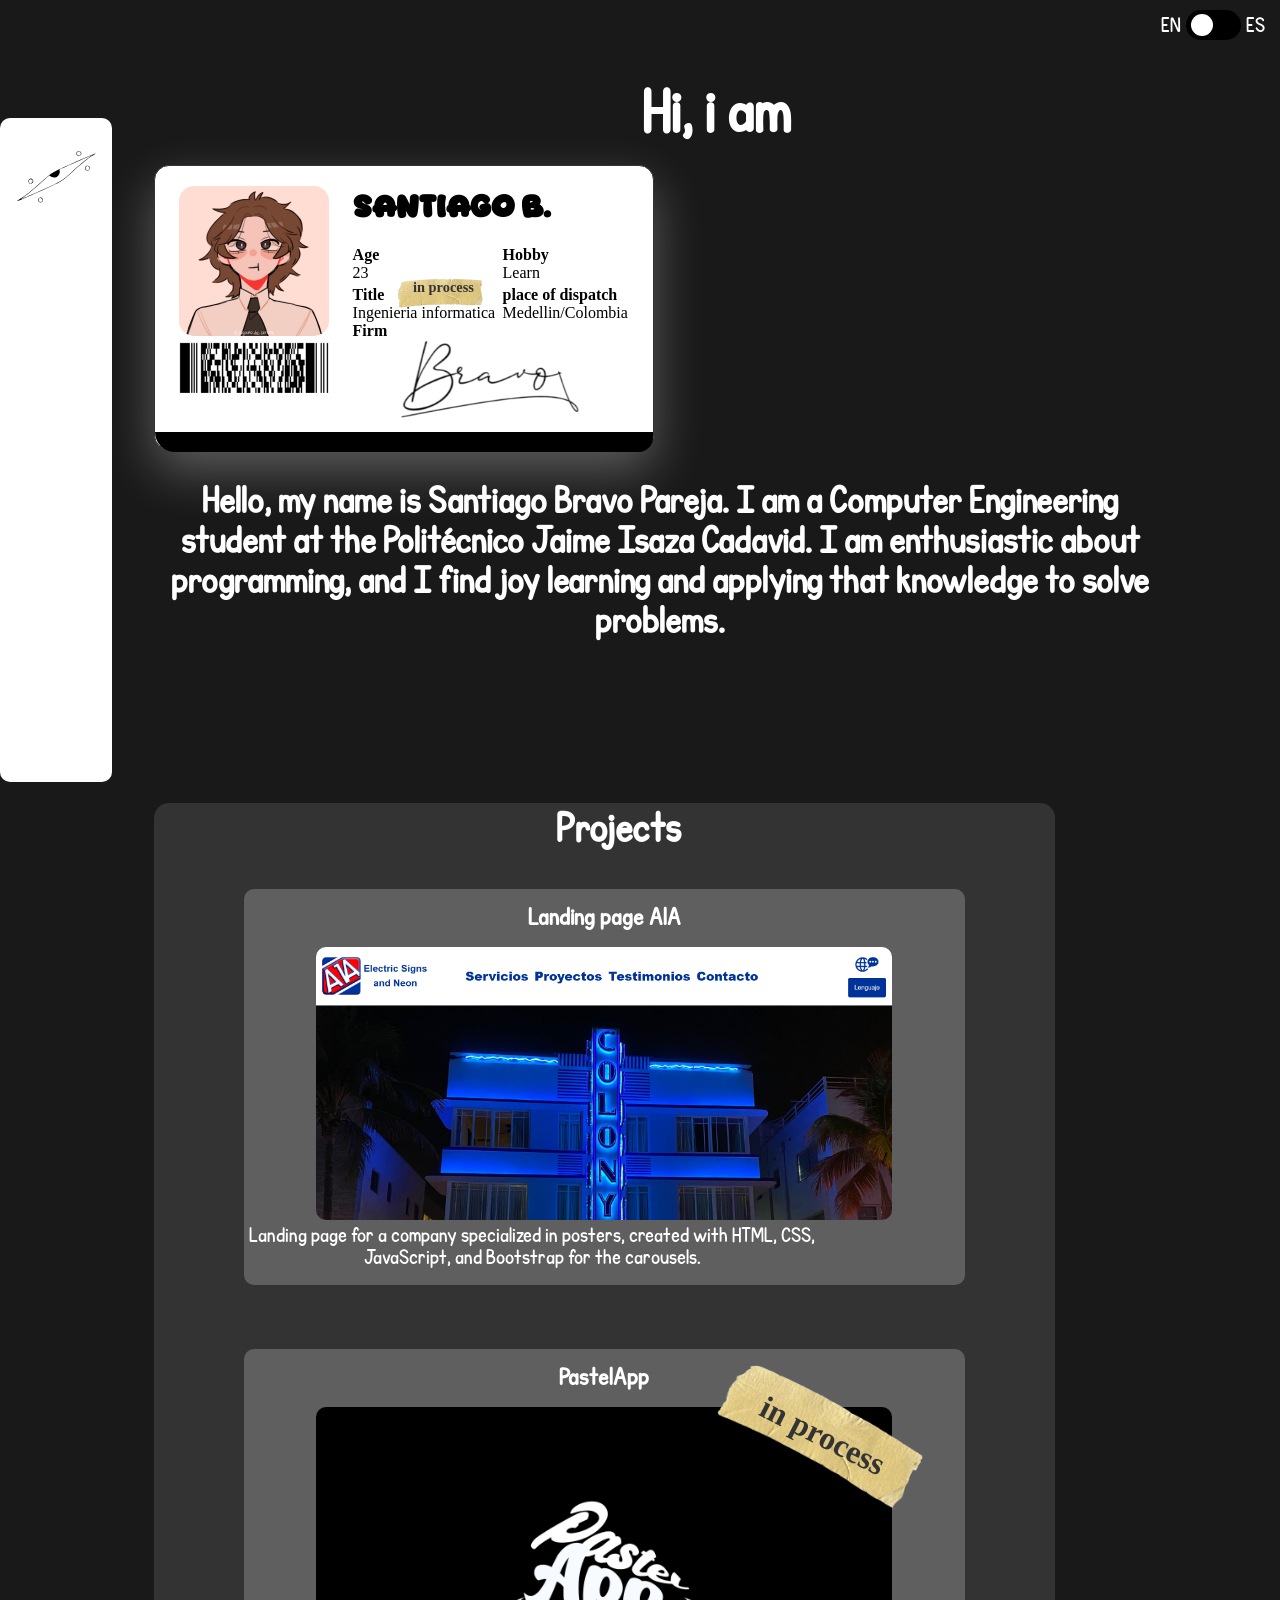
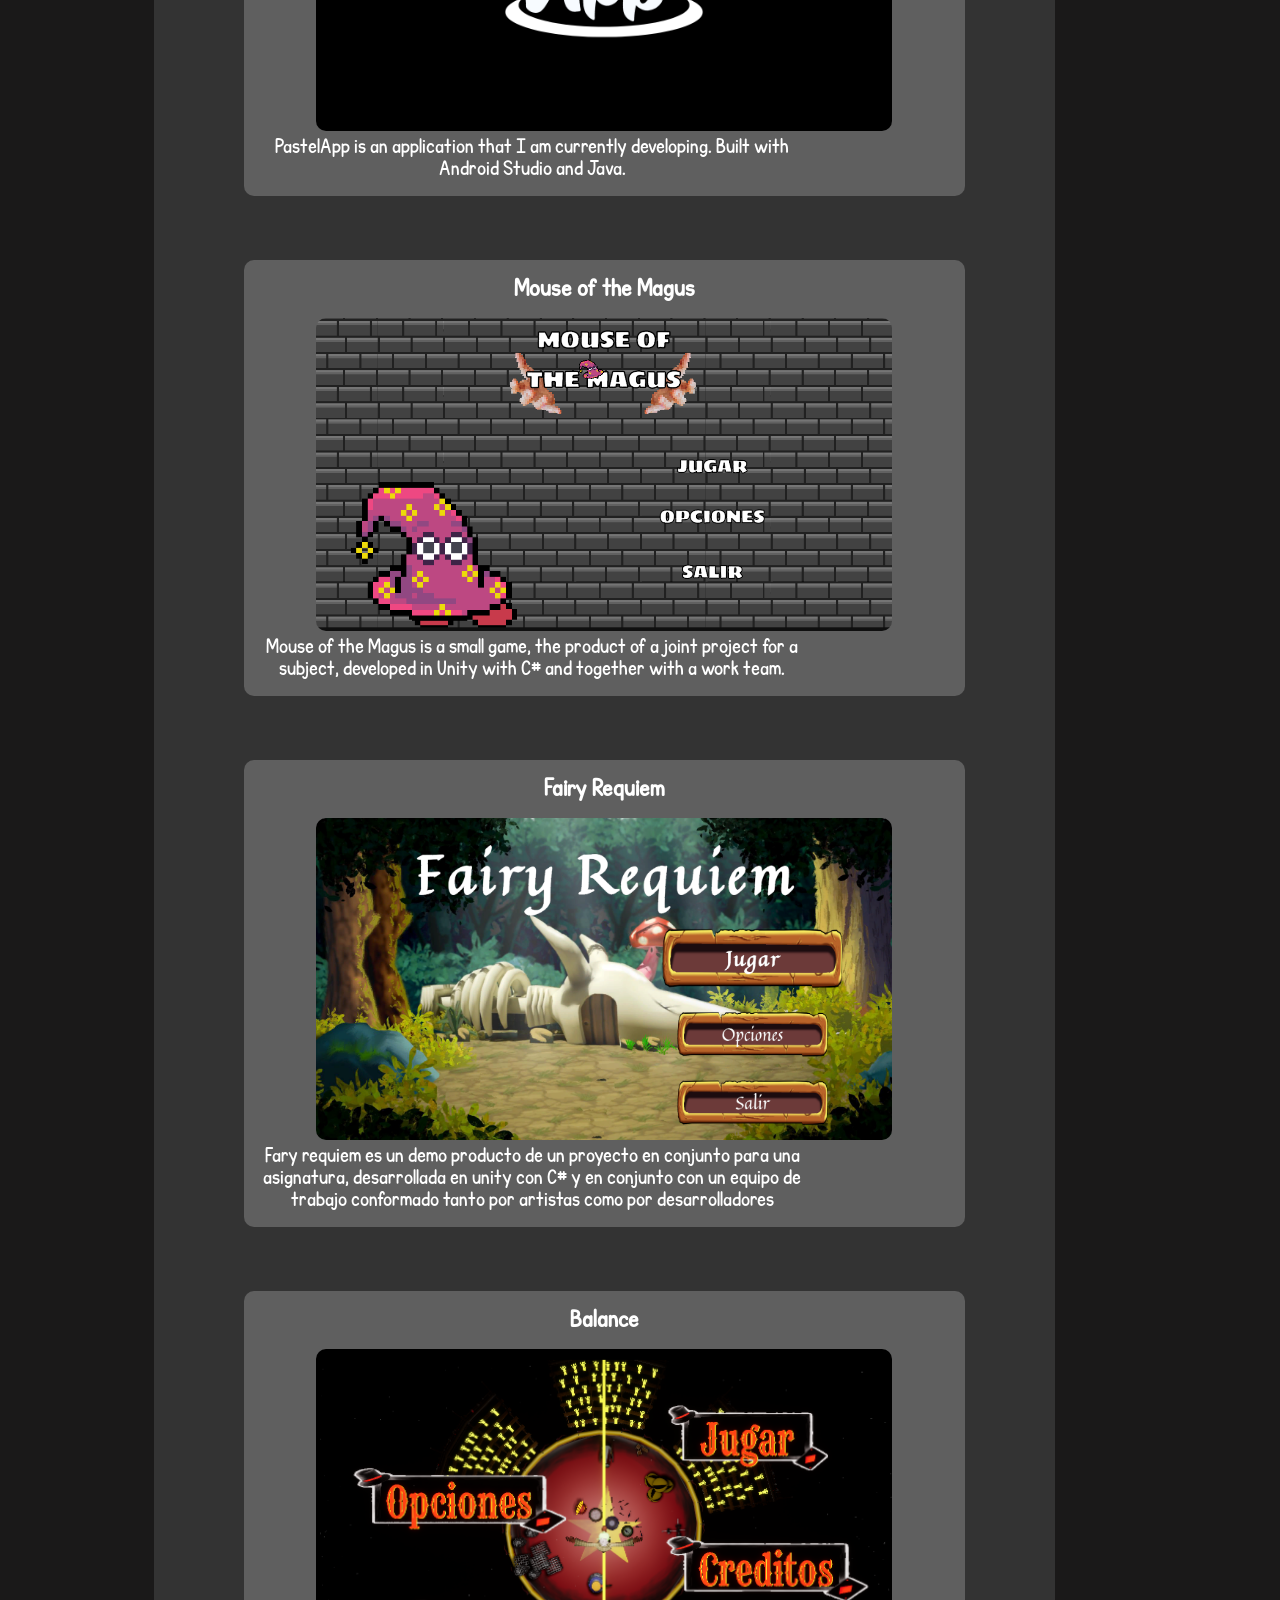
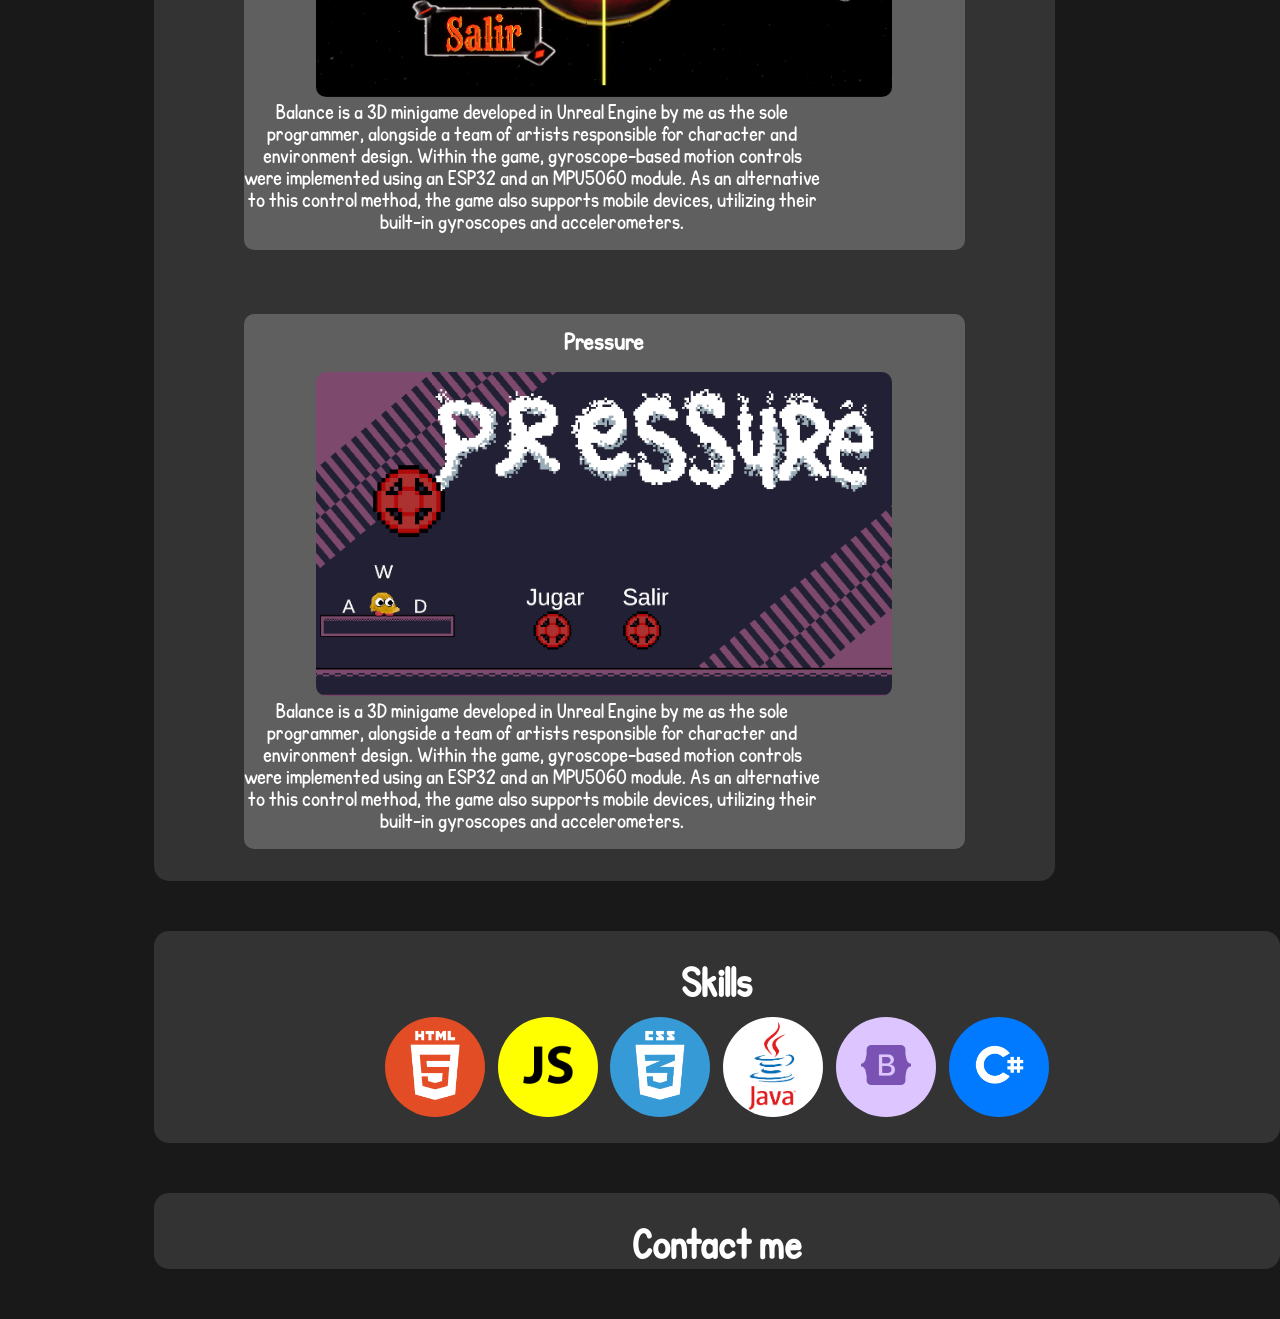
<file: index.html>
<!DOCTYPE html>
<html lang="en">
<head>
    <meta charset="UTF-8">
    <meta name="viewport" content="width=device-width, initial-scale=1.0">
    <link rel="stylesheet" href="./style.css">
    <link href='https://cdn.boxicons.com/fonts/basic/boxicons.min.css' rel='stylesheet'>
    <link href='https://cdn.boxicons.com/fonts/brands/boxicons-brands.min.css' rel='stylesheet'>
    <link rel="preconnect" href="https://fonts.googleapis.com">
    <link rel="preconnect" href="https://fonts.gstatic.com" crossorigin>
    <link href="https://fonts.googleapis.com/css2?family=Knewave&display=swap" rel="stylesheet">
    <script src="./script.js"></script>
    <title>Portafolio</title>
</head>
<body>
    <nav>
        <aside class="sidebar">
        <ul class="sidebar_list">
            <li class="  sidebar_content--logo">
                <img class="sidebar_icon sidebar_icon--logo reveal" src="img/eyeOpen.svg" alt="logo">
                <img class="sidebar_icon sidebar_icon--logo hide" src="img/eyeClose.svg" alt="logo">
            </li>
            
            <a href="#id_presentation">
                <li class="sidebar_element">
                    <i class='bx  bxs-user-hexagon sidebar_logo'  ></i> 
                    <div class="sidebar_hide">
                        <p class="sidebar_text" data-i18n="sidebar.sobre">Sobre mi</p>
                    </div>
                </li>
            </a>

            <a href="#experience">
                <li class="sidebar_element">
                    <i class='bx  bxs-star sidebar_logo' ></i> 
                    <div class="sidebar_hide">
                        <p class="sidebar_text" data-i18n="sidebar.experiencia">Experiencia</p>
                    </div>
                </li>
            </a>

            <a href="#skills">
                <li class="sidebar_element">
                    <i class='bx  bxs-clipboard-code sidebar_logo' ></i>
                    <div class="sidebar_hide">
                        <p class="sidebar_text" data-i18n="sidebar.habilidades">habilidades</p>
                    </div>
                </li>
            </a>

            <a href="#contact_me">
                <li class="sidebar_element">
                    <i class='bx  bxs-phone sidebar_logo'  ></i> 
                    <div class="sidebar_hide">
                        <p class="sidebar_text" data-i18n="sidebar.contacto">Contactame</p>
                    </div>
                </li>
            </a>
        </ul>
    </aside>
    </nav>
    
    <main class="main-content">
        <div class="translate">
            <p>EN</p>
            <input type="checkbox" id="lang-switch" onchange="traducir()">
            <label for="lang-switch" class="lbl-lang"></label>
            <p>ES</p>
        </div>

        <section id="id_presentation">
            <div class="welcome">
                <h2 data-i18n="sobre_mi.saludo">Hola, me presento</h2>
            </div>
            <input type="checkbox" id="toggle" hidden>
            <div class="card">
                
                <div class="photo">
                    <img src="img/6def31cd-2feb-4538-83e6-c28fdac675a3.jpeg" alt="">
                </div>
                <div class="qr"><img src="img/Imagen de WhatsApp 2025-06-26 a las 01.54.31_d07527d6.jpg" alt="Codigo QR"></div>
                <div class="info-name"><h1 data-i18n="card.nombre">Santiago B.</h1></div>
                <div class=" info info-age"><p><strong data-i18n="card.edad">Edad</strong><br><p id = "age"></p></p></div>
                <div class=" info info-hobby"><p><strong data-i18n="card.pasatiempo">Pasatiempo</strong><br><span data-i18n="card.pasatiempoHijo">Aprender</span></p></div>
                <div class=" info info-title"><p class="titulo_coso"><strong data-i18n="card.titulo">Titulo</strong></p><span data-i18n="card.tituloHijo" class="title-name">Ingenieria informatica</span></div>
                <div class="info-title-sticker"><span data-i18n="card.estado">en proceso</span><img src="img/klipartz.com.png" alt="cinta"></div>
                <div class=" info info-place"><p><strong data-i18n="card.expedicion">Lugar expedicion</strong><br>Medellin/Colombia</p></div>
                <div class="info-firm"><p><strong data-i18n="card.firma">Firma</strong></p><img src="img/Opera Captura de pantalla_2025-06-27_210948_www.canva.com-Photoroom.png" alt="Firma"></div>
                <div class="info-border"></div>
            </div>
            
            <div class="description">
                <h2 data-i18n="sobre_mi.descripcion">soy un entusiasta de la programacion, amo aprender y aplicar ese conocimiento en la solucion de problemas reales.  
                Actualmente estudio en el politecnico jaime isaza cadavid en la carrera de ingeniero informatico, disfruto de solucionar problemas o "chicharrones"</h2>
            </div>
        </section>

        <section id="experience">
            <div class="container_projects">
                <h2 class="project_title" data-i18n="experience.main_title">Proyectos</h2>
                <div class="card_container">
                    <a href="https://a1aelectricsigns.com/index_es.html" target="_blank">
                    <div class="card_projects">
                        <h3>Landing page A1A</h3>
                        <img src="img/A1A_page.png" alt="A1A page">
                        <p data-i18n="experience.proyect1_description">Landing page para una empresa dedicada a carteles, hecha con html, css javascript y para los carruseles bootsrap.</p>
                    </div>
                    </a>
                </div>

                <div class="card_container">
                    <a href="https://github.com/Bravissimo-exe/PastelApp" target="_blank">
                    <div class="card_projects">
                        <h3>PastelApp</h3>
                        <div class="card-PastelApp-sticker"><span data-i18n="card.estado">en proceso</span><img src="img/klipartz.com.png" alt="cinta"></div>
                        <img src="img/PastelApp.png" alt="A1A page">
                        <p data-i18n="experience.proyect2_description">PastelApp es una aplicacion que estoy desarrollando actualmente, desarrollado con android studio y java.</p>
                    </div>
                    </a>
                </div>
                
                <div class="card_container">
                    <a href="https://github.com/Bravissimo-exe/PastelApp" target="_blank">
                    <div class="card_projects">
                        <h3>Mouse of the Magus</h3>
                        <img src="img/Captura de pantalla 2025-07-28 171933.png" alt="A1A page">
                        <p data-i18n="experience.proyect3_description">Mouse of the magus es un pequeño juego producto de un proyecto en conjunto para una asignatura, desarrollada en unity con C# y en conjunto con un equipo de trabajo</p>
                    </div>
                    </a>
                </div>

                <div class="card_container">
                    <a href="https://github.com/PankoU963/FairyRequiem" target="_blank">
                    <div class="card_projects">
                        <h3>Fairy Requiem</h3>
                        <img src="img/Captura de pantalla 2025-07-28 175846.png" alt="A1A page">
                        <p data-i18n="experience.proyect4_description">Fary requiem es un demo producto de un proyecto en conjunto para una asignatura, desarrollada en unity con C# y en conjunto con un equipo de trabajo conformado tanto por artistas como por desarrolladores</p>
                    </div>
                    </a>
                </div>

                <div class="card_container">
                    <a href="https://github.com/Bravissimo-exe/FreakShowBalance" target="_blank">
                    <div class="card_projects">
                        <h3>Balance</h3>
                        <img src="img/Balance.png" alt="A1A page">
                        <p data-i18n="experience.proyect5_description">Balance es un minijuego 3D desarrollado en Unreal por un equipo de artistas y mi persona como unico desarrollador, implemente un control fisico con un giroscopio por medio de un ESP32 y un modulo MPU5060, ademas como alternativa tambien implemente el uso de dispositivos moviles como controles usando el giroscopio y acelerometro de estos</p>
                    </div>
                    </a>
                </div>

                <div class="card_container">
                    <a href="https://braaavo.itch.io/pressure" target="_blank">
                    <div class="card_projects">
                        <h3>Pressure</h3>
                        <img src="img/Pressure.png" alt="A1A page">
                        <p data-i18n="experience.proyect5_description">Balance es un minijuego 3D desarrollado en Unreal por un equipo de artistas y mi persona como unico desarrollador, implemente un control fisico con un giroscopio por medio de un ESP32 y un modulo MPU5060, ademas como alternativa tambien implemente el uso de dispositivos moviles como controles usando el giroscopio y acelerometro de estos</p>
                    </div>
                    </a>
                </div>
            </div>
        </section>

        <section id="skills">
            <div class="skills_container">
                <h2 class="skill_title" data-i18n="skills.title">Skills</h2>

                <div class="skills_card_container">
                    <div class="skill_card html">
                        <img src="img/Opera Captura de pantalla_2025-07-08_002914_www.pngwing.com.png" alt="">
                    </div>
                    <div class="skill_card js">
                        <img src="img/pngwing.com (36).png" alt="">
                    </div>
                    <div class="skill_card css">
                        <img src="img/Opera Captura de pantalla_2025-07-08_003919_www.pngwing.com.png" alt="">
                    </div>
                    <div class="skill_card java">
                        <img src="img/Opera Captura de pantalla_2025-07-08_004220_www.pngwing.com-Photoroom.png" alt="">
                    </div>
                    <div class="skill_card bootstrap">
                        <img src="img/pngwing.com (38).png" alt="">
                    </div>
                    <div class="skill_card C">
                        <img src="img/Opera Captura de pantalla_2025-07-08_004852_www.google.com.png" alt="">
                    </div>
                </div>
            </div>
        </section>

        <section id="contact_me">
            <div class="contact_container">
                <h2 class="contact_title" data-i18n="contact.title">Contact me</h2>
                <div class="contact_links">
                    <a href="tel:+573022289315" target="_blank"><i class='bxr  bxs-phone'  ></i></a>
                    <a href="mailto:santiagobp-12@hotmail.com" target="_blank"><i class='bxr  bxs-envelope'  ></i></a>
                    <a href="https://github.com/Bravissimo-exe" target="_blank"><i class='bxl  bx-github'  ></i></a> 
                    <a href="https://www.instagram.com/san.braa__/?hl=es" target="_blank"><i class='bxl  bx-instagram-alt'  ></i></a>
                </div>
            </div>
        </section>
    </main>
    <footer>
        
    </footer>
</body>
</html>
</file>
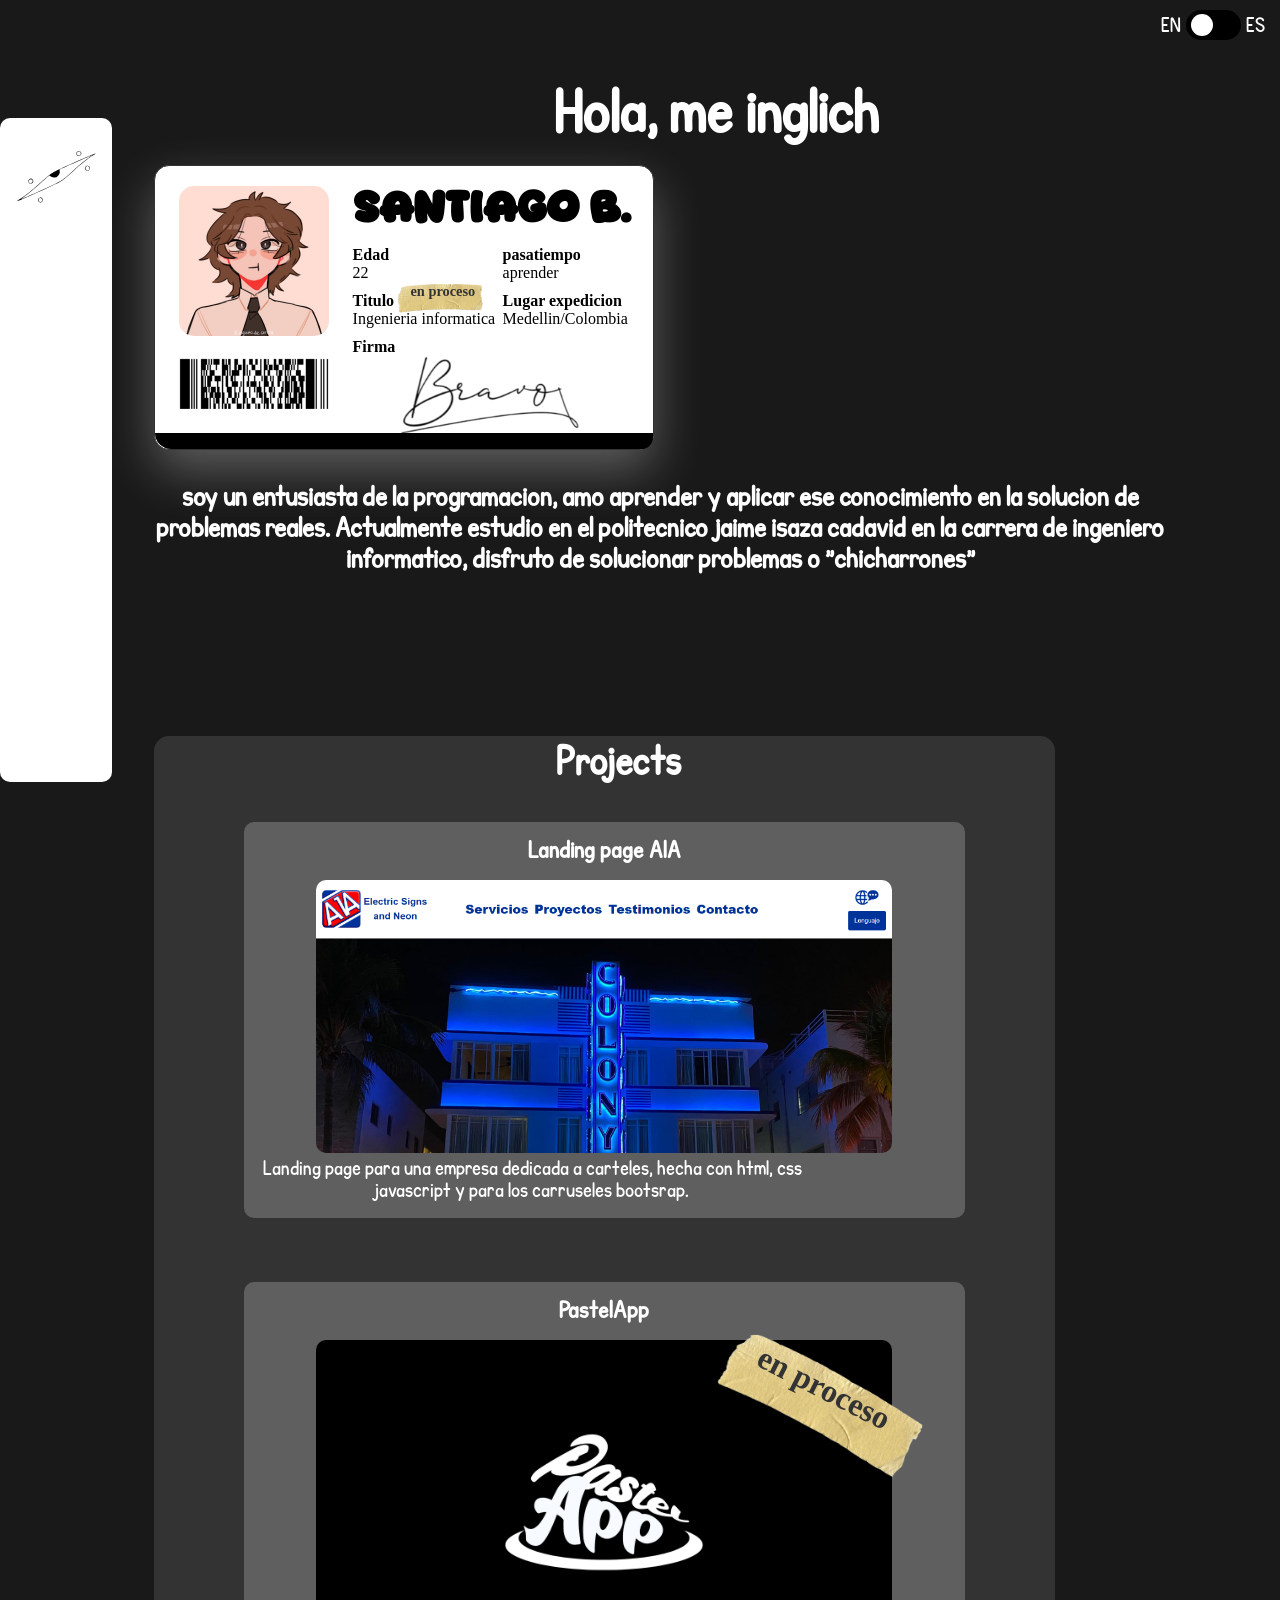
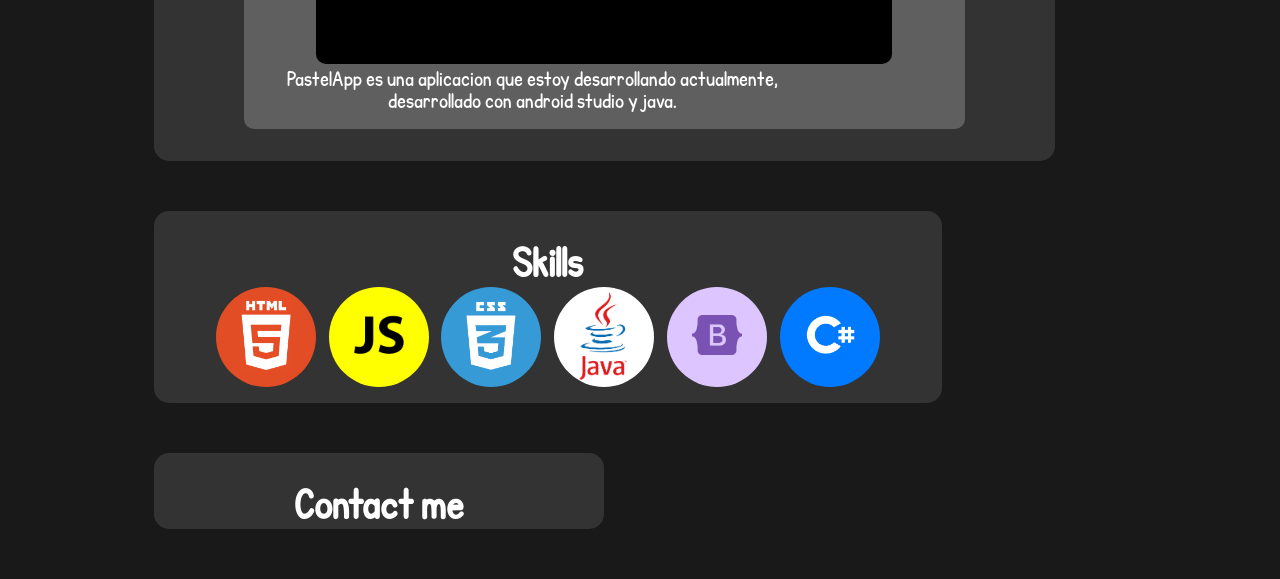
<file: Html/index.html>
<!DOCTYPE html>
<html lang="en">
<head>
    <meta charset="UTF-8">
    <meta name="viewport" content="width=device-width, initial-scale=1.0">
    <link rel="stylesheet" href="/Css/index_Style.css">
    <link href='https://cdn.boxicons.com/fonts/basic/boxicons.min.css' rel='stylesheet'>
    <link href='https://cdn.boxicons.com/fonts/brands/boxicons-brands.min.css' rel='stylesheet'>
    <script src="/Js/index_Script.js"></script>
    <title>Portafolio</title>
</head>
<body>
    <nav>
        <aside class="sidebar">
        <ul class="sidebar_list">
            <li class="  sidebar_content--logo">
                <img class="sidebar_icon sidebar_icon--logo reveal" src="/img/eyeOpen.svg" alt="logo">
                <img class="sidebar_icon sidebar_icon--logo hide" src="/img/eyeClose.svg" alt="logo">
            </li>

            <li class="sidebar_element">
                <i class='bx  bxs-user-hexagon sidebar_logo'  ></i> 
                <div class="sidebar_hide">
                    <p class="sidebar_text" data-i18n="sidebar.sobre">Sobre mi</p>
                </div>
            </li>

            <li class="sidebar_element">
                <i class='bx  bxs-star sidebar_logo' ></i> 
                <div class="sidebar_hide">
                    <p class="sidebar_text" data-i18n="sidebar.experiencia">Experiencia</p>
                </div>
            </li>

            <li class="sidebar_element">
                <i class='bx  bxs-clipboard-code sidebar_logo' ></i>
                <div class="sidebar_hide">
                    <p class="sidebar_text" data-i18n="sidebar.habilidades">habilidades</p>
                </div>
            </li>

            <li class="sidebar_element">
                <i class='bx  bxs-phone sidebar_logo'  ></i> 
                <div class="sidebar_hide">
                    <p class="sidebar_text" data-i18n="sidebar.contacto">Contactame</p>
                </div>
            </li>
        </ul>
    </aside>
    </nav>
    
    <main class="main-content">
       
        <div class="translate">
            <p>EN</p>
            <input type="checkbox" id="lang-switch" onchange="traducir()">
            <label for="lang-switch" class="lbl-lang"></label>
            <p>ES</p>
        </div>

        <section class="id_presentation">
            <div class="welcome">
                <h2 data-i18n="sobre_mi.saludo">Hola, me presento</h2>
            </div>
            
            <div class="card">
                <div class="photo">
                    <img src="/img/6def31cd-2feb-4538-83e6-c28fdac675a3.jpeg" alt="">
                </div>
                <div class="qr"><img src="/img/Imagen de WhatsApp 2025-06-26 a las 01.54.31_d07527d6.jpg" alt="Codigo QR"></div>
                <div class="info-name"><h1 data-i18n="card.nombre">Santiago B.</h1></div>
                <div class=" info info-age"><p><strong data-i18n="card.edad">Edad</strong><br>22</p></div>
                <div class=" info info-hobby"><p><strong data-i18n="card.pasatiempo">Pasatiempo</strong><br><p data-i18n="card.pasatiempoHijo">Aprender</p></p></div>
                <div class=" info info-title"><p ><strong data-i18n="card.titulo">Titulo</strong><br><p data-i18n="card.tituloHijo">Ingenieria informatica</p></p></div>
                <div class="info-title-sticker"><span data-i18n="card.estado">en proceso</span><img src="/img/klipartz.com.png" alt="cinta"></div>
                <div class=" info info-place"><p><strong data-i18n="card.expedicion">Lugar expedicion</strong><br>Medellin/Colombia</p></div>
                <div class="info-firm"><p><strong data-i18n="card.firma">Firma</strong></p><img src="/img/Opera Captura de pantalla_2025-06-27_210948_www.canva.com-Photoroom.png" alt="Firma"></div>
                <div class="info-border"></div>
                
            </div>
            <div class="description">
                <h3 data-i18n="sobre_mi.descripcion">soy un entusiasta de la programacion, amo aprender y aplicar ese conocimiento en la solucion de problemas reales.  
                Actualmente estudio en el politecnico jaime isaza cadavid en la carrera de ingeniero informatico, disfruto de solucionar problemas o "chicharrones"</h3>
            </div>
        </section>

        <section class="experience">
            <div class="container_projects">
                <h2 class="project_title" data-i18n="experience.main_title">Proyectos</h2>
                <div class="card_container">
                    <a href="https://a1aelectricsigns.com/index_es.html" target="_blank">
                    <div class="card_projects">
                        <h3>Landing page A1A</h3>
                        <img src="/img/A1A_page.png" alt="A1A page">
                        <p data-i18n="experience.proyect1_description">Landing page para una empresa dedicada a carteles, hecha con html, css javascript y para los carruseles bootsrap.</p>
                    </div>
                    </a>
                </div>

                <div class="card_container">
                    <a href="https://a1aelectricsigns.com/index_es.html" target="_blank">
                    <div class="card_projects">
                        <h3>PastelApp</h3>
                        <div class="card-PastelApp-sticker"><span data-i18n="card.estado">en proceso</span><img src="/img/klipartz.com.png" alt="cinta"></div>
                        <img src="/img/PastelApp.png" alt="A1A page">
                        <p data-i18n="experience.proyect2_description">PastelApp es una aplicacion que estoy desarrollando actualmente, desarrollado con android studio y java.</p>
                    </div>
                    </a>
                </div>
                
            </div>
        </section>

        <section class="skills">
            <div class="skills_container">
                <h2 class="skill_title">Skills</h2>

                <div class="skills_card_container">
                    <div class="skill_card html">
                        <img src="/img/Opera Captura de pantalla_2025-07-08_002914_www.pngwing.com.png" alt="">
                    </div>
                    <div class="skill_card js">
                        <img src="/img/pngwing.com (36).png" alt="">
                    </div>
                    <div class="skill_card css">
                        <img src="/img/Opera Captura de pantalla_2025-07-08_003919_www.pngwing.com.png" alt="">
                    </div>
                    <div class="skill_card java">
                        <img src="/img/Opera Captura de pantalla_2025-07-08_004220_www.pngwing.com-Photoroom.png" alt="">
                    </div>
                    <div class="skill_card bootstrap">
                        <img src="/img/pngwing.com (38).png" alt="">
                    </div>
                    <div class="skill_card C">
                        <img src="/img/Opera Captura de pantalla_2025-07-08_004852_www.google.com.png" alt="">
                    </div>
                </div>
            </div>
        </section>

        <section class="contact_me">
            <div class="contact_container">
                <h2 class="contact_title">Contact me</h2>
                <div class="contact_links">
                    <a href="tel:+573022289315" target="_blank"><i class='bxr  bxs-phone'  ></i></a>
                    <a href="mailto:santiagobp-12@hotmail.com" target="_blank"><i class='bxr  bxs-envelope'  ></i></a>
                    <a href="https://github.com/Bravissimo-exe" target="_blank"><i class='bxl  bx-github'  ></i></a> 
                    <a href="https://www.instagram.com/san.braa__/?hl=es" target="_blank"><i class='bxl  bx-instagram-alt'  ></i></a>
                </div>
            </div>
        </section>
    </main>
</body>
</html>
</file>
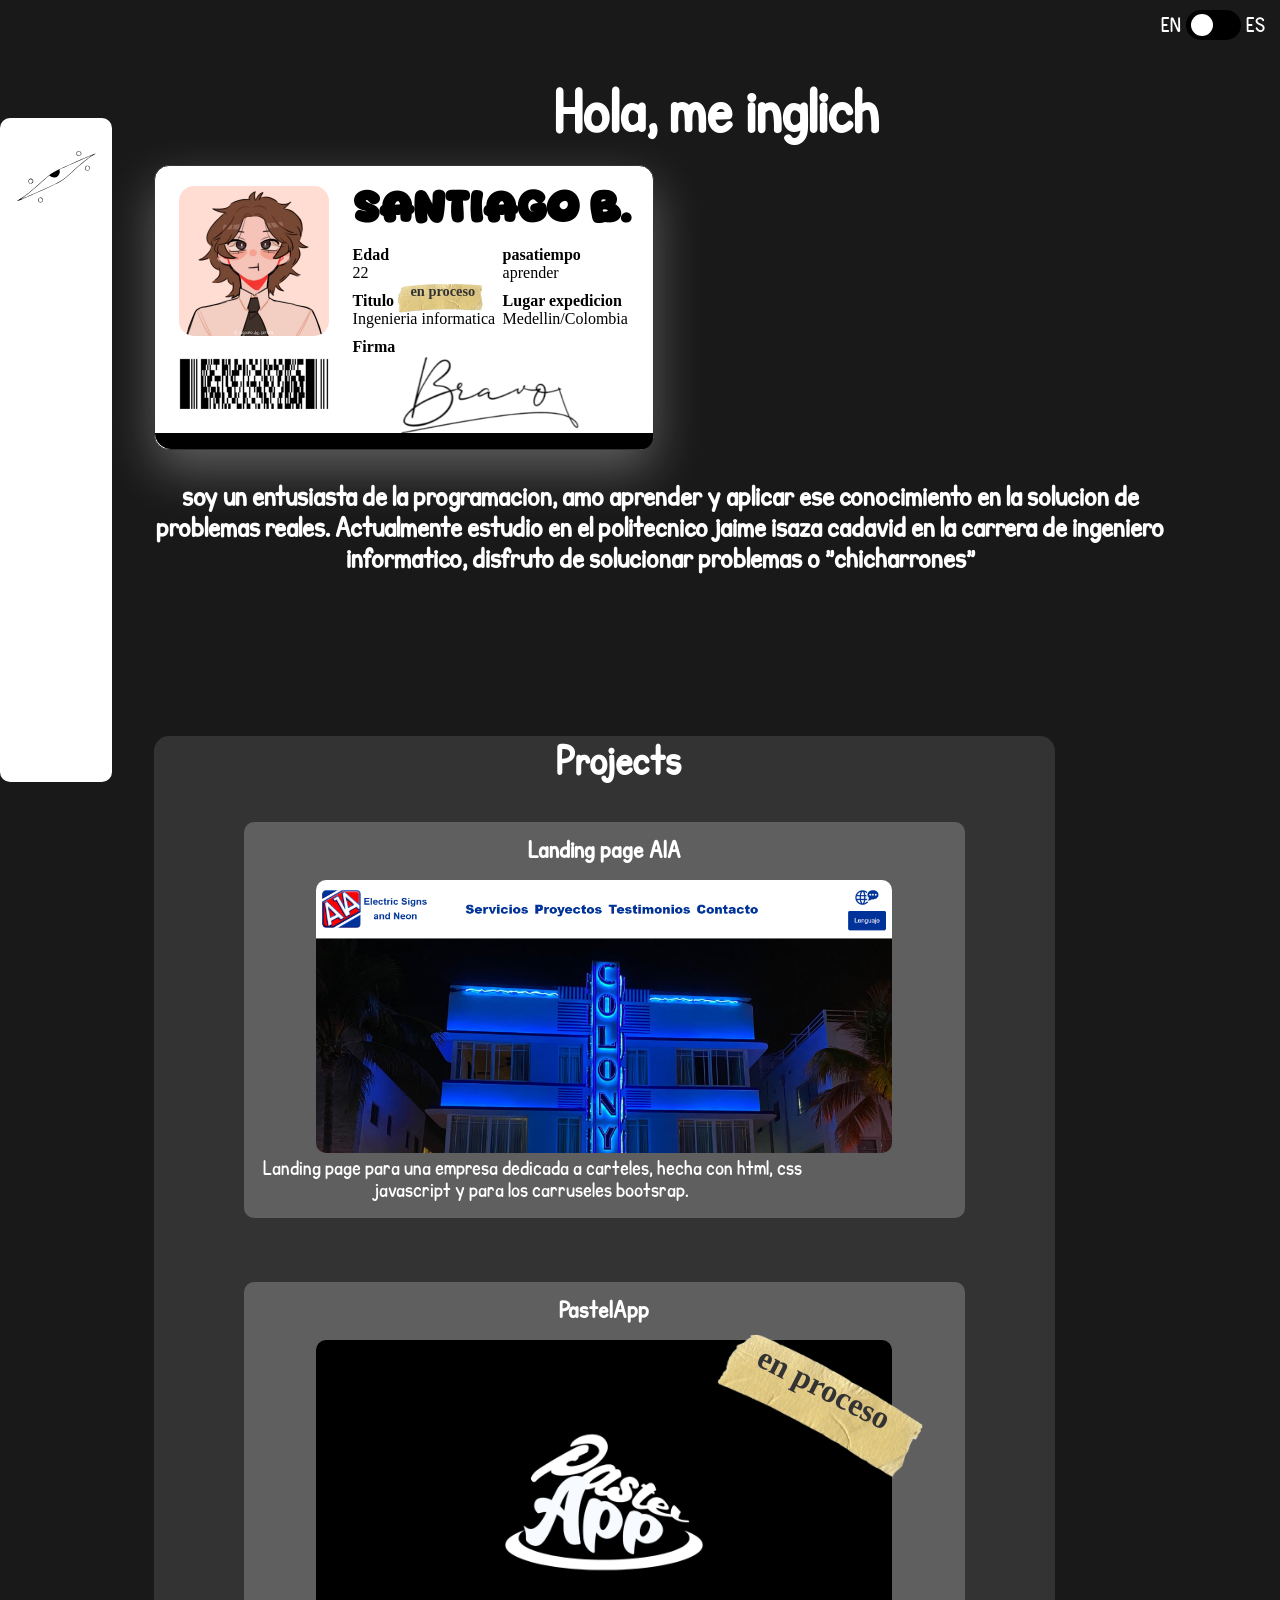
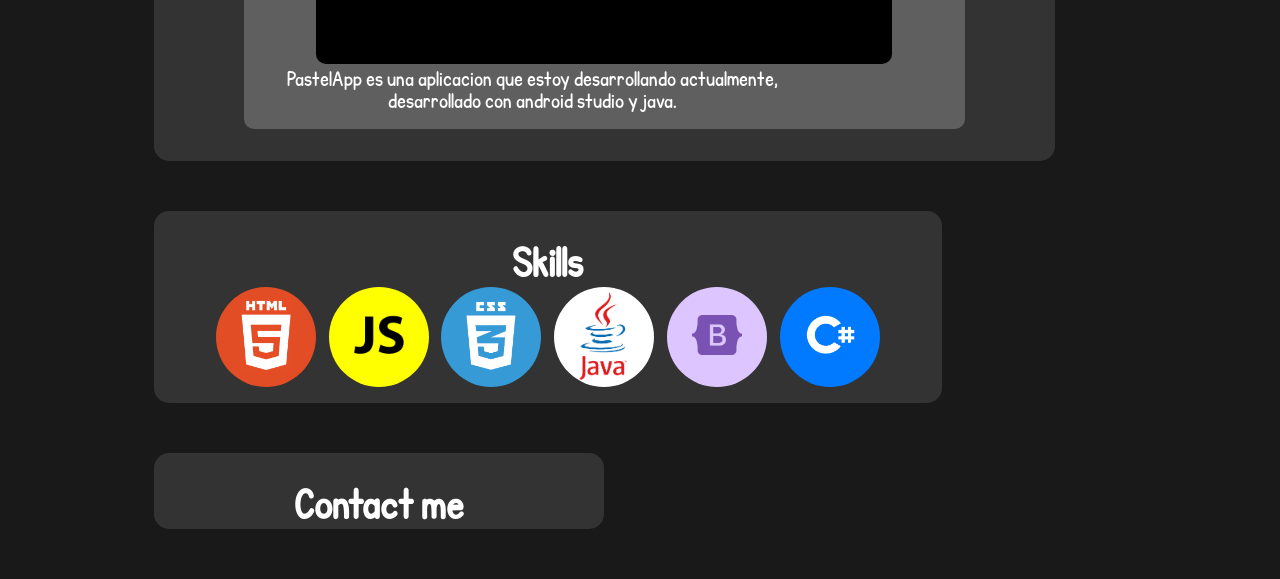
<file: Src/Html/index.html>
<!DOCTYPE html>
<html lang="en">
<head>
    <meta charset="UTF-8">
    <meta name="viewport" content="width=device-width, initial-scale=1.0">
    <link rel="stylesheet" href="/Src/Css/index_Style.css">
    <link href='https://cdn.boxicons.com/fonts/basic/boxicons.min.css' rel='stylesheet'>
    <link href='https://cdn.boxicons.com/fonts/brands/boxicons-brands.min.css' rel='stylesheet'>
    <script src="/Js/index_Script.js"></script>
    <title>Portafolio</title>
</head>
<body>
    <nav>
        <aside class="sidebar">
        <ul class="sidebar_list">
            <li class="  sidebar_content--logo">
                <img class="sidebar_icon sidebar_icon--logo reveal" src="/img/eyeOpen.svg" alt="logo">
                <img class="sidebar_icon sidebar_icon--logo hide" src="/img/eyeClose.svg" alt="logo">
            </li>

            <li class="sidebar_element">
                <i class='bx  bxs-user-hexagon sidebar_logo'  ></i> 
                <div class="sidebar_hide">
                    <p class="sidebar_text" data-i18n="sidebar.sobre">Sobre mi</p>
                </div>
            </li>

            <li class="sidebar_element">
                <i class='bx  bxs-star sidebar_logo' ></i> 
                <div class="sidebar_hide">
                    <p class="sidebar_text" data-i18n="sidebar.experiencia">Experiencia</p>
                </div>
            </li>

            <li class="sidebar_element">
                <i class='bx  bxs-clipboard-code sidebar_logo' ></i>
                <div class="sidebar_hide">
                    <p class="sidebar_text" data-i18n="sidebar.habilidades">habilidades</p>
                </div>
            </li>

            <li class="sidebar_element">
                <i class='bx  bxs-phone sidebar_logo'  ></i> 
                <div class="sidebar_hide">
                    <p class="sidebar_text" data-i18n="sidebar.contacto">Contactame</p>
                </div>
            </li>
        </ul>
    </aside>
    </nav>
    
    <main class="main-content">
       
        <div class="translate">
            <p>EN</p>
            <input type="checkbox" id="lang-switch" onchange="traducir()">
            <label for="lang-switch" class="lbl-lang"></label>
            <p>ES</p>
        </div>

        <section class="id_presentation">
            <div class="welcome">
                <h2 data-i18n="sobre_mi.saludo">Hola, me presento</h2>
            </div>
            
            <div class="card">
                <div class="photo">
                    <img src="/img/6def31cd-2feb-4538-83e6-c28fdac675a3.jpeg" alt="">
                </div>
                <div class="qr"><img src="/img/Imagen de WhatsApp 2025-06-26 a las 01.54.31_d07527d6.jpg" alt="Codigo QR"></div>
                <div class="info-name"><h1 data-i18n="card.nombre">Santiago B.</h1></div>
                <div class=" info info-age"><p><strong data-i18n="card.edad">Edad</strong><br>22</p></div>
                <div class=" info info-hobby"><p><strong data-i18n="card.pasatiempo">Pasatiempo</strong><br><p data-i18n="card.pasatiempoHijo">Aprender</p></p></div>
                <div class=" info info-title"><p ><strong data-i18n="card.titulo">Titulo</strong><br><p data-i18n="card.tituloHijo">Ingenieria informatica</p></p></div>
                <div class="info-title-sticker"><span data-i18n="card.estado">en proceso</span><img src="/img/klipartz.com.png" alt="cinta"></div>
                <div class=" info info-place"><p><strong data-i18n="card.expedicion">Lugar expedicion</strong><br>Medellin/Colombia</p></div>
                <div class="info-firm"><p><strong data-i18n="card.firma">Firma</strong></p><img src="/img/Opera Captura de pantalla_2025-06-27_210948_www.canva.com-Photoroom.png" alt="Firma"></div>
                <div class="info-border"></div>
                
            </div>
            <div class="description">
                <h3 data-i18n="sobre_mi.descripcion">soy un entusiasta de la programacion, amo aprender y aplicar ese conocimiento en la solucion de problemas reales.  
                Actualmente estudio en el politecnico jaime isaza cadavid en la carrera de ingeniero informatico, disfruto de solucionar problemas o "chicharrones"</h3>
            </div>
        </section>

        <section class="experience">
            <div class="container_projects">
                <h2 class="project_title" data-i18n="experience.main_title">Proyectos</h2>
                <div class="card_container">
                    <a href="https://a1aelectricsigns.com/index_es.html" target="_blank">
                    <div class="card_projects">
                        <h3>Landing page A1A</h3>
                        <img src="/img/A1A_page.png" alt="A1A page">
                        <p data-i18n="experience.proyect1_description">Landing page para una empresa dedicada a carteles, hecha con html, css javascript y para los carruseles bootsrap.</p>
                    </div>
                    </a>
                </div>

                <div class="card_container">
                    <a href="https://a1aelectricsigns.com/index_es.html" target="_blank">
                    <div class="card_projects">
                        <h3>PastelApp</h3>
                        <div class="card-PastelApp-sticker"><span data-i18n="card.estado">en proceso</span><img src="/img/klipartz.com.png" alt="cinta"></div>
                        <img src="/img/PastelApp.png" alt="A1A page">
                        <p data-i18n="experience.proyect2_description">PastelApp es una aplicacion que estoy desarrollando actualmente, desarrollado con android studio y java.</p>
                    </div>
                    </a>
                </div>
                
            </div>
        </section>

        <section class="skills">
            <div class="skills_container">
                <h2 class="skill_title">Skills</h2>

                <div class="skills_card_container">
                    <div class="skill_card html">
                        <img src="/img/Opera Captura de pantalla_2025-07-08_002914_www.pngwing.com.png" alt="">
                    </div>
                    <div class="skill_card js">
                        <img src="/img/pngwing.com (36).png" alt="">
                    </div>
                    <div class="skill_card css">
                        <img src="/img/Opera Captura de pantalla_2025-07-08_003919_www.pngwing.com.png" alt="">
                    </div>
                    <div class="skill_card java">
                        <img src="/img/Opera Captura de pantalla_2025-07-08_004220_www.pngwing.com-Photoroom.png" alt="">
                    </div>
                    <div class="skill_card bootstrap">
                        <img src="/img/pngwing.com (38).png" alt="">
                    </div>
                    <div class="skill_card C">
                        <img src="/img/Opera Captura de pantalla_2025-07-08_004852_www.google.com.png" alt="">
                    </div>
                </div>
            </div>
        </section>

        <section class="contact_me">
            <div class="contact_container">
                <h2 class="contact_title">Contact me</h2>
                <div class="contact_links">
                    <a href="tel:+573022289315" target="_blank"><i class='bxr  bxs-phone'  ></i></a>
                    <a href="mailto:santiagobp-12@hotmail.com" target="_blank"><i class='bxr  bxs-envelope'  ></i></a>
                    <a href="https://github.com/Bravissimo-exe" target="_blank"><i class='bxl  bx-github'  ></i></a> 
                    <a href="https://www.instagram.com/san.braa__/?hl=es" target="_blank"><i class='bxl  bx-instagram-alt'  ></i></a>
                </div>
            </div>
        </section>
    </main>
</body>
</html>
</file>
<file: style.css>
*{
  margin:0;
  box-sizing: border-box;
}

a{
  text-decoration: none;
}

html{
  overflow-x: hidden;
}

body{
  min-height: 100vh;
  display: grid;
  background-color: rgb(26, 25, 25);
  grid-template-columns: 12%  88%;
  overflow-y: hidden;
}

.main-content{
  display: grid;
  width: 100%;
  height: auto;
  grid-column: 2;
  grid-template-rows: repeat(auto, 5);
}

.translate{
  margin: 10px;
  justify-self: end;
  display: flex;
  
}

.translate p{
  color: white;
  font-size: 1em;
  padding: 5px 5px 0 5px;
  font-family: 'kg_perfect';
}

.lbl-lang{
  display: inline-block;
  width: 55px;
  height: 30px;
  background-color: black;
  border-radius: 15px;
  position: relative;
  cursor: pointer;
}

#lang-switch:checked~ .lbl-lang{
  background: #333;
}

.lbl-lang::after{
  position: absolute;
  content: '';
  width: 22px;
  height: 22px;
  background: white;
  border-radius: 15px;
  top: 4px;
  left: 5px;
  transition: 0.3s;
}

#lang-switch:checked~ .lbl-lang::after{
  left: 28px;
}

#lang-switch{
  display: none;
}

/*----------Fonts----------*/

@font-face {
  font-family: 'Mooncake';
  src: url(Fonts/moodcake/Moodcake.ttf);
  font-weight: normal;
  font-style: normal;
}

@font-face {
  font-family: 'kg_perfect';
  src: url(Fonts/kg_perfect/KGPerfectPenmanship.ttf);
  font-weight: normal;
  font-style: normal;
}

/*----------Sidebar----------*/
nav{
  position: fixed;
  top: 0;
  left: 0;
  width: 10%;        /* ancho fijo de la barra */
  height: 100vh;       /* altura de toda la pantalla */
  display: flex;
  align-items: center; 
  z-index: 1000;
}

nav:hover{
  width: 21%;
}

.sidebar{
  background-color: #ffffff;
  width: max-content;
  border-radius: 10px;
  padding: 2rem 1rem;
}

.sidebar:hover .sidebar_element{
  grid-template-columns: 1fr 1fr;
}

.sidebar_list{
  list-style: none;
  padding: 0;

  min-height: 600px;
  display: flex;
  flex-direction: column;
  gap: .4rem;
}

.sidebar_element{
  font-family: 'kg_perfect';
  font-size: 1em;
  padding: 1.9rem 1.3rem;
  border-radius: 20px;
  display: grid;
  align-items: center;
  grid-template-columns: 1fr 0fr;
  color: black;

  transition: grid-template-columns .4s;
}

.sidebar_element:hover{
  background-color: black;
  color: white;
}

.sidebar_content--logo{
  position: relative;
  margin: 0 auto  0;
  margin-bottom: 1rem;
}

.sidebar_icon--logo{
  display: flex;
  height: auto;
  width: 5rem;
  justify-content: center;
  align-items: center;
  position: relative;
}

.sidebar_icon--logo .reveal{
  opacity: 1;
  z-index: 1;
  max-width: 100%
}

.sidebar_content--logo .hide {
  opacity: 0;
  z-index: 2;
  max-width: 100%
}

.sidebar_icon--logo.hide{
  opacity: 0;
  position: absolute;
  top: 0;
  left: 0;
}

.sidebar:hover .sidebar_icon--logo.reveal {
  opacity: 0;
}

.sidebar:hover .sidebar_icon--logo.hide {
  opacity: 1;
}

.sidebar_logo{
  font-size: 3.125rem;
  margin: auto;
}

.sidebar_hide{
  overflow: hidden;
}

/*----------Card----------*/

#id_presentation{
  grid-row: 2;
  justify-content: center;
}

.card{
  justify-self: center;
  width: 31.25rem;
  height: 17.813rem;
  background: white;
  border-radius: 15px;
  box-shadow: 0 20px 50px rgba(255, 255, 255, 0.3);
  transition: transform 0.6s ease;
  transform-style: preserve-3d;
  border: 1px solid #333;
  display: grid;
  grid-template-columns: 2fr 150px 150px;
  grid-template-rows: 80px 1fr 1fr 95px 1fr;
}

#toggle:checked ~ body{
  background-color: #017aff;
}

.card:hover {
  transform: rotateY(20deg) rotateX(20deg);
  
}



.photo {
  grid-row: 1;
  grid-column: 1;
  text-align: center;
  padding: 20px;
}

.photo img {
  width: 150px;
  height: 150px;
  border-radius: 15px;
  object-fit: cover;
}

.info-name {
  font-family: 'Mooncake';
  grid-row: 1;
  grid-column: 2/3;
  width: auto;
  font-size: 1.2em;
  text-align: center;
  margin: auto;
  white-space: nowrap;
}

.info{
  font-size: 1em;
  
  
}

.info-age{
  grid-row: 2;
  grid-column: 2;
}

.info-hobby{
  grid-row: 2;
  grid-column: 3;
}

.info-title{
  grid-row: 3;
  grid-column: 2;
}

.info-title span{
  
}

.title-name{
  text-align: center;
}

.info-title-sticker{
  position: relative;
  width: 100px; /* ajusta según tamaño de la cinta */
  height: 40px;
  grid-column: 2; /* columna de la derecha */
  grid-row: 2;     /* misma fila del título */
  justify-self: end; /* alinea al inicio */
  padding-left: 0.5rem;
  padding-top: 0.4rem;
}

.info-title-sticker img{
  position: absolute;
  width: 60px;
  rotate: -120deg;
}

.info-title-sticker span{
  position: absolute;
  top: 40%;
  left: 50%;
  transform: translate(-65%, 100%);
  font-weight: bold;
  color: #333;
  font-size: 0.9em;
  font-family: 'Comic Sans MS', cursive;
  z-index: 2;
  white-space: nowrap;
}

.info-place{
  grid-column: 3;
  grid-row: 3;
}

.qr-firm {
  
  margin-top: auto;
}

.qr img {
  height: 50px;
}

.qr{  
  text-align: center;
  align-self: center;
  grid-column: 1;
  grid-row: 4;
}

.info-firm img{
  height: 80px;
  padding-left: 3rem;
}

.info-firm{
  grid-column: 2/3;
  grid-row: 4;
}

.info-border{
  background-color: black;
  grid-row: 5;
  grid-column: 1/4;
  margin-top: 3%;
  border-radius: 0 0 25px 35px;
  height: 20px;
}

.welcome h2{
  text-align: center;
  color: white;
  font-family: 'kg_perfect';
  font-size: 3rem;
  margin-top: 2rem;
  margin-bottom: 1rem;
}

.description {
  width: 90%;
  text-align: center;
  color: white;
  font-family: 'kg_perfect';
  font-size: 1.2rem;
  margin-top: 2rem;
  margin-bottom: 1rem;
  justify-self: center;
}

/*----------Projects----------*/

#experience{
  grid-row: 3;
  margin-top: 10%;
  margin-bottom: 50px;
}

.container_projects{
  justify-self: center;
  width: 80%;
  height: auto;
  background-color: #333;
  margin-top: 2rem;
  display: flex;
  flex-direction:column;
  align-items: center;
  border-radius: 15px;
}

.project_title{
  color: white;
  margin: 5px 0 5px 30px;
  font-family: 'kg_perfect';
  font-size: 2em;
}

.card_container{
  width: 80%;
  height: auto;
  text-align: center;
  padding-top: 2rem;
  padding-bottom: 2rem;
}

.card_projects{
  position: relative;
  padding-top: 1rem;
  font-family: 'kg_perfect';
  color: white;
  justify-self: center;
  background-color: rgb(95, 95, 95);
  width: auto;
  height: auto;
  border-radius: 10px;
  
}

.card_projects:hover{
  background-color: rgb(143, 143, 143);
}

.card_projects h3{
  padding-bottom: 1rem;
}

.card_projects img{
  width: 80%;
  height: auto;
  border-radius: 10px;
}

.card_projects p{
  padding-bottom: 1rem;
  width: 80%;
  justify-self: center;
}

.card-PastelApp-sticker{
  position: absolute;        /* ✅ Saca el sticker del flujo normal y lo posiciona dentro */
  top: -3%;                 /* ✅ Se ubica desde la parte superior de la tarjeta */
  right: 10%;               /* ✅ Se ubica desde la parte derecha */
  width: 20%;               /* ✅ Tamaño fijo controlado (mejor que %) */
  height: auto;              /* ✅ Se adapta automáticamente */
  z-index: 5;                /* ✅ Asegura que se superponga correctamente */
}

.card-PastelApp-sticker img{
  width: 100%;
  rotate: -90deg;
}

.card-PastelApp-sticker span{
  position: absolute;        /* ✅ Para ubicar el texto encima de la cinta */
  top: 35%;                  /* ✅ Centrado verticalmente */
  left: 50%;                 /* ✅ Centrado horizontalmente */
  transform: translate(-40%, 100%); /* ✅ Ajusta posición fina sobre la cinta */
  rotate: 27deg;             /* ✅ Conserva el efecto visual inclinado */
  font-weight: bold;
  color: #333;
  font-size: clamp(0.7rem, 3vw, 2rem); /* ✅ Hace la fuente responsiva */
  font-family: 'Comic Sans MS', cursive;
  white-space: nowrap;
  z-index: 1;
}

/*----------Skills----------*/

#skills{
  grid: 4;
  margin-bottom: 50px;
}

.skills_container{
  border-radius: 15px;
  justify-self: center;
  background-color: #333;
  width: auto;
  height: auto;
  display: flex;
  flex-direction: column;
}

.skill_title{
  margin-top: 2rem;
  color: white;
  font-family: 'kg_perfect';
  font-size: 2em;
  text-align: center;
}

.skills_card_container{
  gap: 0.8rem;
  padding-bottom: 1rem;
  align-items: center;
  margin: 10px 15px;
  display: flex;
  flex-direction: row;
  justify-content: center;
  flex-wrap: wrap;
}

.skill_card{
  border-radius: 100px;
  width: 100px;
  height: 100px;
  text-align: center;
  align-content: center;
}

.skill_card img{
  width: 50%;
}

.js{
  background-color: yellow;
}

.html{
  background-color: #e34d25;
}

.css{
  background-color: #369ad6;
}

.java{
  background-color: white;
}

.bootstrap{
  background-color: #ddc6ff;
}

.C{
  background-color: #017aff;
}

/*----------ContactMe----------*/

#contact_me{
  grid-row: 5;
  margin-bottom: 50px;
}

.contact_container{
  border-radius: 15px;
  justify-self: center;
  align-items: center;
  background-color: #333;
  width: auto;
  height: auto;
  display: flex;
  flex-direction: column;
}

.contact_title{
  color: white;
  font-family: 'kg_perfect';
  text-align: center;
  font-size: 2em;
  margin-top: 2rem;
}

.contact_links a{
  color: white;
  font-size: 5rem;
}

/*----------Mediaquery----------*/

@media (max-width: 490px){
 
}

@media (max-width: 768px) {
  nav{
    display: none;
  }

  body{
    display: block;
  }

  /*----------Card----------*/

  .card {
    width: 90%;
    height: auto;
    grid-template-columns: 1fr;
    grid-template-rows: repeat(6, auto);
    padding: 1rem;
  }

  .photo {
    grid-column: 1;
    grid-row: 1;
    text-align: center;
    padding: 10px;
  }

  .photo img {
    width: 120px;
    height: 120px;
  }

  .info-name {
    grid-column: 1;
    grid-row: 2;
    font-size: 1.4em;
    text-align: center;
    margin: 0.5rem 0;
  }
  

  .info-title-sticker {
    position: relative;
    grid-column: 1;
    grid-row: 3;
    justify-self: start;
    padding-left: 4rem;
    padding-top: 1.8rem;
    width: auto;
    
  }

  .info-title-sticker img {
    width: 50px;
    left: 70%;
  }

  .info-title-sticker span{
    position: absolute;        
    top: 130%;                  /* ✅ Centrado verticalmente */
    left: 70%;                 /* ✅ Centrado horizontalmente */
    transform: translate(-40%, 0%); /* ✅ Ajusta posición fina sobre la cinta */ 
    color: #333;
    font-size: clamp(0.7rem, 1vw, 1rem); /* ✅ Hace la fuente responsiva */
    font-family: "Knewave", system-ui;
    font-weight: 200;
    white-space: nowrap;
    z-index: 1;
  }

  .info{
    grid-row: 3;
    grid-column: 1;
    font-size: 1rem;
    display: grid;
    grid-template-columns: repeat(2,1fr);
    grid-template-rows: repeat(2,1fr);
    width: auto;
    height: auto;
  }

  .info-age p{
    grid-row: 1;
    grid-column: 1;
  }

  .titulo_coso{
    grid-row: 2;
    grid-column: 1;
  }

  .info-title p{
    grid-row: 2;
    grid-column: 1;
  }
  
  .info-title span{
    margin-top: 18px;
    grid-row: 2;
    grid-column: 1;
  }

  .info-hobby p{
    grid-row: 1;
    grid-column: 2;
  }

  .info-hobby span{
    margin-top: 18px;
    grid-row: 1;
    grid-column: 2;
  }

  .info-place p{
    grid-row: 2;
    grid-column: 2;
  }

  .qr{
    grid-row: 4;
    align-content: center;
  }

  .qr img{
    width: 50%;
    height: auto;
    text-align: center;
  }

  .info-firm {
    grid-column: 1;
    grid-row: 5;
  }
  
  .info-firm img{
    width: 60%;
    height: auto;
    text-align: center;
  }

  .info-border{
    
    grid-row: 7;
    height: 10px;
  }

  /*----------Skills----------*/

  .skills_container{
  border-radius: 15px;
  justify-self: center;
  background-color: #333;
  width: 70%;
  height: auto;
  display: flex;
  flex-direction: column;
  }

  /*----------Contact----------*/

  .contact_container{
    border-radius: 15px;
    justify-self: center;
    align-items: center;
    background-color: #333;
    width: 80%;
    height: auto;
    display: flex;
    flex-direction: column;
  }
 
  .contact_links a{
    color: white;
    font-size: 4rem;
  }

  .card-PastelApp-sticker{
    position: absolute;        /* ✅ Saca el sticker del flujo normal y lo posiciona dentro */
    top: 15%;                 /* ✅ Se ubica desde la parte superior de la tarjeta */
    right: 10%;               /* ✅ Se ubica desde la parte derecha */
    width: 20%;               /* ✅ Tamaño fijo controlado (mejor que %) */
    height: auto;              /* ✅ Se adapta automáticamente */
    z-index: 5;                /* ✅ Asegura que se superponga correctamente */
  }

  .card-PastelApp-sticker span{
    position: absolute;        /* ✅ Para ubicar el texto encima de la cinta */
    top: 25%;                  /* ✅ Centrado verticalmente */
    left: 50%;                 /* ✅ Centrado horizontalmente */
    transform: translate(-40%, 100%); /* ✅ Ajusta posición fina sobre la cinta */
    rotate: 27deg;             /* ✅ Conserva el efecto visual inclinado */
    font-weight: bold;
    color: #333;
    font-size: clamp(0.7rem, 3vw, 2rem); /* ✅ Hace la fuente responsiva */
    font-family: "Knewave", system-ui;
    white-space: nowrap;
    z-index: 1;
  }
}
</file>
<file: Css/index_Style.css>
*{
  margin:0;
  box-sizing: border-box;
}

a{
  text-decoration: none;
}

html{
  overflow-x: hidden;
}

body{
  min-height: 100vh;
  display: grid;
  background-color: rgb(26, 25, 25);
  grid-template-columns: 12%  88%;
  overflow-y: hidden;
}

.main-content{
  display: grid;
  width: 100%;
  height: auto;
  grid-column: 2;
  grid-template-rows: repeat(auto, 5);
}

.translate{
  margin: 10px;
  justify-self: end;
  display: flex;
  
}

.translate p{
  color: white;
  font-size: 1em;
  padding: 5px 5px 0 5px;
  font-family: 'kg_perfect';
}

.lbl-lang{
  display: inline-block;
  width: 55px;
  height: 30px;
  background-color: black;
  border-radius: 15px;
  position: relative;
  cursor: pointer;
}

#lang-switch:checked~ .lbl-lang{
  background: #333;
}

.lbl-lang::after{
  position: absolute;
  content: '';
  width: 22px;
  height: 22px;
  background: white;
  border-radius: 15px;
  top: 4px;
  left: 5px;
  transition: 0.3s;
}

#lang-switch:checked~ .lbl-lang::after{
  left: 28px;
}

#lang-switch{
  display: none;
}

/*----------Fonts----------*/
@font-face {
  font-family: 'Mooncake';
  src: url(/Fonts/moodcake/Moodcake.ttf);
  font-weight: normal;
  font-style: normal;
}

@font-face {
  font-family: 'kg_perfect';
  src: url(/Fonts/kg_perfect/KGPerfectPenmanship.ttf);
  font-weight: normal;
  font-style: normal;
}

/*----------Sidebar----------*/
nav{
  position: fixed;
  top: 0;
  left: 0;
  width: 10%;        /* ancho fijo de la barra */
  height: 100vh;       /* altura de toda la pantalla */
  display: flex;
  align-items: center; 
  z-index: 1000;
}

nav:hover{
  width: 21%;
}

.sidebar{
  background-color: #ffffff;
  width: max-content;
  border-radius: 10px;
  padding: 2rem 1rem;
}

.sidebar:hover .sidebar_element{
  grid-template-columns: 1fr 1fr;
}

.sidebar_list{
  list-style: none;
  padding: 0;

  min-height: 600px;
  display: flex;
  flex-direction: column;
  gap: .4rem;
}

.sidebar_element{
  font-family: 'kg_perfect';
  font-size: 1em;
  padding: 1.9rem 1.3rem;
  border-radius: 20px;
  display: grid;
  align-items: center;
  grid-template-columns: 1fr 0fr;
  color: black;

  transition: grid-template-columns .4s;
}

.sidebar_element:hover{
  background-color: black;
  color: white;
}

.sidebar_content--logo{
  position: relative;
  margin: 0 auto  0;
  margin-bottom: 1rem;
}

.sidebar_icon--logo{
  display: flex;
  height: auto;
  width: 5rem;
  justify-content: center;
  align-items: center;
  position: relative;
}

.sidebar_icon--logo .reveal{
  opacity: 1;
  z-index: 1;
  max-width: 100%
}

.sidebar_content--logo .hide {
  opacity: 0;
  z-index: 2;
  max-width: 100%
}

.sidebar_icon--logo.hide{
  opacity: 0;
  position: absolute;
  top: 0;
  left: 0;
}

.sidebar:hover .sidebar_icon--logo.reveal {
  opacity: 0;
}

.sidebar:hover .sidebar_icon--logo.hide {
  opacity: 1;
}

.sidebar_logo{
  font-size: 3.125rem;
  margin: auto;
}

.sidebar_hide{
  overflow: hidden;
}

/*----------Card----------*/

.id_presentation{
  grid-row: 2;
  justify-content: center;
}

.card{
  justify-self: center;
  width: 31.25rem;
  height: 17.813rem;
  background: white;
  border-radius: 15px;
  box-shadow: 0 20px 50px rgba(255, 255, 255, 0.3);
  transition: transform 0.6s ease;
  transform-style: preserve-3d;
  border: 1px solid #333;
  display: grid;
  grid-template-columns: 2fr 150px 150px;
  grid-template-rows: 80px 1fr 1fr 95px 1fr;
}

.card:hover {
  transform: rotateY(20deg) rotateX(20deg);

}

.photo {
  grid-row: 1;
  grid-column: 1;
  text-align: center;
  padding: 20px;
}

.photo img {
  width: 150px;
  height: 150px;
  border-radius: 15px;
  object-fit: cover;
}

.info-name {
  font-family: 'Mooncake';
  grid-row: 1;
  grid-column: 2/3;
  font-size: 1.7em;
  width: auto;
  text-align: center;
  margin: auto;
  white-space: nowrap;
}

.info{
  font-size: 1em;
  margin-bottom: 10px;
  
}

.info-age{
  grid-row: 2;
  grid-column: 2;
}

.info-hobby{
  grid-row: 2;
  grid-column: 3;
}

.info-title{
  grid-row: 3;
  grid-column: 2;
}

.info-title-sticker{
  position: relative;
  width: 100px; /* ajusta según tamaño de la cinta */
  height: 40px;
  grid-column: 2; /* columna de la derecha */
  grid-row: 2;     /* misma fila del título */
  justify-self: end; /* alinea al inicio */
  padding-left: 0.5rem;
  padding-top: 0.7rem;
}

.info-title-sticker img{
  width: 60px;
  rotate: -120deg;
}

.info-title-sticker span{
  position: absolute;
  top: 50%;
  left: 50%;
  transform: translate(-65%, 100%);
  font-weight: bold;
  color: #333;
  font-size: 0.9em;
  font-family: 'Comic Sans MS', cursive;
  z-index: 2;
  white-space: nowrap;
}

.info-place{
  grid-column: 3;
  grid-row: 3;
}

.qr-firm {
  
  margin-top: auto;
}

.qr img {
  height: 50px;
}

.qr{  
  text-align: center;
  align-self: center;
  grid-column: 1;
  grid-row: 4;
}

.info-firm img{
  height: 80px;
  padding-left: 3rem;
}

.info-firm{
  grid-column: 2/3;
  grid-row: 4;
}

.info-border{
  background-color: black;
  grid-row: 5;
  grid-column: 1/4;
  border-radius: 0 0 25px 35px;
}

.welcome h2{
  text-align: center;
  color: white;
  font-family: 'kg_perfect';
  font-size: 3rem;
  margin-top: 2rem;
  margin-bottom: 1rem;
}

.description {
  width: 90%;
  text-align: center;
  color: white;
  font-family: 'kg_perfect';
  font-size: 1.2rem;
  margin-top: 2rem;
  margin-bottom: 1rem;
  justify-self: center;
}

/*----------Projects----------*/

.experience{
  grid-row: 3;
  margin-top: 10%;
  margin-bottom: 50px;
}

.container_projects{
  justify-self: center;
  width: 80%;
  height: auto;
  background-color: #333;
  margin-top: 2rem;
  display: flex;
  flex-direction:column;
  align-items: center;
  border-radius: 15px;
}

.project_title{
  color: white;
  margin: 5px 0 5px 30px;
  font-family: 'kg_perfect';
  font-size: 2em;
}

.card_container{
  width: 80%;
  height: auto;
  text-align: center;
  padding-top: 2rem;
  padding-bottom: 2rem;
}

.card_projects{
  position: relative;
  padding-top: 1rem;
  font-family: 'kg_perfect';
  color: white;
  justify-self: center;
  background-color: rgb(95, 95, 95);
  width: auto;
  height: auto;
  border-radius: 10px;
  
}

.card_projects:hover{
  background-color: rgb(143, 143, 143);
}

.card_projects h3{
  padding-bottom: 1rem;
}

.card_projects img{
  width: 80%;
  height: auto;
  border-radius: 10px;
}

.card_projects p{
  padding-bottom: 1rem;
  width: 80%;
  justify-self: center;
}

.card-PastelApp-sticker{
  position: absolute;        /* ✅ Saca el sticker del flujo normal y lo posiciona dentro */
  top: 5%;                 /* ✅ Se ubica desde la parte superior de la tarjeta */
  right: 10%;               /* ✅ Se ubica desde la parte derecha */
  width: 20%;               /* ✅ Tamaño fijo controlado (mejor que %) */
  height: auto;              /* ✅ Se adapta automáticamente */
  z-index: 5;                /* ✅ Asegura que se superponga correctamente */
}

.card-PastelApp-sticker img{
  width: 100%;
  rotate: -90deg;
}

.card-PastelApp-sticker span{
  position: absolute;        /* ✅ Para ubicar el texto encima de la cinta */
  top: 28%;                  /* ✅ Centrado verticalmente */
  left: 50%;                 /* ✅ Centrado horizontalmente */
  transform: translate(-40%, 100%); /* ✅ Ajusta posición fina sobre la cinta */
  rotate: 27deg;             /* ✅ Conserva el efecto visual inclinado */
  font-weight: bold;
  color: #333;
  font-size: clamp(0.7rem, 3vw, 2rem); /* ✅ Hace la fuente responsiva */
  font-family: 'Comic Sans MS', cursive;
  white-space: nowrap;
  z-index: 1;
}

/*----------Skills----------*/

.skills{
  grid: 4;
  margin-bottom: 50px;
}

.skills_container{
  border-radius: 15px;
  justify-self: center;
  background-color: #333;
  width: 70%;
  height: auto;
  display: flex;
  flex-direction: column;
}

.skill_title{
  margin-top: 2rem;
  color: white;
  font-family: 'kg_perfect';
  font-size: 2em;
  text-align: center;
}

.skills_card_container{
  gap: 0.8rem;
  padding-bottom: 1rem;
  align-items: center;
  
  display: flex;
  flex-direction: row;
  justify-content: center;
  flex-wrap: wrap;
}

.skill_card{
  border-radius: 100px;
  width: 100px;
  height: 100px;
  text-align: center;
  align-content: center;
}

.skill_card img{
  width: 50%;
}

.js{
  background-color: yellow;
}

.html{
  background-color: #e34d25;
}

.css{
  background-color: #369ad6;
}

.java{
  background-color: white;
}

.bootstrap{
  background-color: #ddc6ff;
}

.C{
  background-color: #017aff;
}

/*----------ContactMe----------*/

.contact_me{
  grid-row: 5;
  margin-bottom: 50px;
}

.contact_container{
  border-radius: 15px;
  justify-self: center;
  align-items: center;
  background-color: #333;
  width: 40%;
  height: auto;
  display: flex;
  flex-direction: column;
}

.contact_title{
  color: white;
  font-family: 'kg_perfect';
  text-align: center;
  font-size: 2em;
  margin-top: 2rem;
}

.contact_links a{
  color: white;
  font-size: 5rem;
}

/*----------Mediaquery----------*/

@media (max-width: 490px){
 
}

@media (max-width: 768px) {
  nav{
    display: none;
  }

  body{
    display: block;
  }

  .card {
    width: 90%;
    height: auto;
    grid-template-columns: 1fr; /* ✅ de 3 columnas a 1 */
    grid-template-rows: auto;
    padding: 1rem;
  }

  .photo {
    grid-column: 1;
    grid-row: 1;
    text-align: center;
    padding: 10px;
  }

  .photo img {
    width: 120px;
    height: 120px;
  }

  .info-name {
    grid-column: 1;
    grid-row: 2;
    font-size: 1.4em;
    text-align: center;
    margin: 0.5rem 0;
  }

  .info,
  .info-title,
  .info-age,
  .info-hobby,
  .info-place,
  .info-firm {
    grid-column: 1;
    text-align: center;
  }

  .info-title-sticker {
    grid-column: 1;
    grid-row: auto;
    justify-self: center;
    padding: 0;
    width: 80px;
  }

  .info-title-sticker img {
    width: 100%;
    rotate: -90deg;
  }

  .qr {
    grid-column: 1;
    grid-row: auto;
  }

  .info-border {
    grid-column: 1;
    border-radius: 0 0 15px 15px;
  }

  .contact_container{
    border-radius: 15px;
    justify-self: center;
    align-items: center;
    background-color: #333;
    width: 80%;
    height: auto;
    display: flex;
    flex-direction: column;
  }
 
  .contact_links a{
    color: white;
    font-size: 4rem;
  }
}
</file>
<file: Src/Css/index_Style.css>
*{
  margin:0;
  box-sizing: border-box;
}

a{
  text-decoration: none;
}

html{
  overflow-x: hidden;
}

body{
  min-height: 100vh;
  display: grid;
  background-color: rgb(26, 25, 25);
  grid-template-columns: 12%  88%;
  overflow-y: hidden;
}

.main-content{
  display: grid;
  width: 100%;
  height: auto;
  grid-column: 2;
  grid-template-rows: repeat(auto, 5);
}

.translate{
  margin: 10px;
  justify-self: end;
  display: flex;
  
}

.translate p{
  color: white;
  font-size: 1em;
  padding: 5px 5px 0 5px;
  font-family: 'kg_perfect';
}

.lbl-lang{
  display: inline-block;
  width: 55px;
  height: 30px;
  background-color: black;
  border-radius: 15px;
  position: relative;
  cursor: pointer;
}

#lang-switch:checked~ .lbl-lang{
  background: #333;
}

.lbl-lang::after{
  position: absolute;
  content: '';
  width: 22px;
  height: 22px;
  background: white;
  border-radius: 15px;
  top: 4px;
  left: 5px;
  transition: 0.3s;
}

#lang-switch:checked~ .lbl-lang::after{
  left: 28px;
}

#lang-switch{
  display: none;
}

/*----------Fonts----------*/
@font-face {
  font-family: 'Mooncake';
  src: url(/Fonts/moodcake/Moodcake.ttf);
  font-weight: normal;
  font-style: normal;
}

@font-face {
  font-family: 'kg_perfect';
  src: url(/Fonts/kg_perfect/KGPerfectPenmanship.ttf);
  font-weight: normal;
  font-style: normal;
}

/*----------Sidebar----------*/
nav{
  position: fixed;
  top: 0;
  left: 0;
  width: 10%;        /* ancho fijo de la barra */
  height: 100vh;       /* altura de toda la pantalla */
  display: flex;
  align-items: center; 
  z-index: 1000;
}

nav:hover{
  width: 21%;
}

.sidebar{
  background-color: #ffffff;
  width: max-content;
  border-radius: 10px;
  padding: 2rem 1rem;
}

.sidebar:hover .sidebar_element{
  grid-template-columns: 1fr 1fr;
}

.sidebar_list{
  list-style: none;
  padding: 0;

  min-height: 600px;
  display: flex;
  flex-direction: column;
  gap: .4rem;
}

.sidebar_element{
  font-family: 'kg_perfect';
  font-size: 1em;
  padding: 1.9rem 1.3rem;
  border-radius: 20px;
  display: grid;
  align-items: center;
  grid-template-columns: 1fr 0fr;
  color: black;

  transition: grid-template-columns .4s;
}

.sidebar_element:hover{
  background-color: black;
  color: white;
}

.sidebar_content--logo{
  position: relative;
  margin: 0 auto  0;
  margin-bottom: 1rem;
}

.sidebar_icon--logo{
  display: flex;
  height: auto;
  width: 5rem;
  justify-content: center;
  align-items: center;
  position: relative;
}

.sidebar_icon--logo .reveal{
  opacity: 1;
  z-index: 1;
  max-width: 100%
}

.sidebar_content--logo .hide {
  opacity: 0;
  z-index: 2;
  max-width: 100%
}

.sidebar_icon--logo.hide{
  opacity: 0;
  position: absolute;
  top: 0;
  left: 0;
}

.sidebar:hover .sidebar_icon--logo.reveal {
  opacity: 0;
}

.sidebar:hover .sidebar_icon--logo.hide {
  opacity: 1;
}

.sidebar_logo{
  font-size: 3.125rem;
  margin: auto;
}

.sidebar_hide{
  overflow: hidden;
}

/*----------Card----------*/

.id_presentation{
  grid-row: 2;
  justify-content: center;
}

.card{
  justify-self: center;
  width: 31.25rem;
  height: 17.813rem;
  background: white;
  border-radius: 15px;
  box-shadow: 0 20px 50px rgba(255, 255, 255, 0.3);
  transition: transform 0.6s ease;
  transform-style: preserve-3d;
  border: 1px solid #333;
  display: grid;
  grid-template-columns: 2fr 150px 150px;
  grid-template-rows: 80px 1fr 1fr 95px 1fr;
}

.card:hover {
  transform: rotateY(20deg) rotateX(20deg);

}

.photo {
  grid-row: 1;
  grid-column: 1;
  text-align: center;
  padding: 20px;
}

.photo img {
  width: 150px;
  height: 150px;
  border-radius: 15px;
  object-fit: cover;
}

.info-name {
  font-family: 'Mooncake';
  grid-row: 1;
  grid-column: 2/3;
  font-size: 1.7em;
  width: auto;
  text-align: center;
  margin: auto;
  white-space: nowrap;
}

.info{
  font-size: 1em;
  margin-bottom: 10px;
  
}

.info-age{
  grid-row: 2;
  grid-column: 2;
}

.info-hobby{
  grid-row: 2;
  grid-column: 3;
}

.info-title{
  grid-row: 3;
  grid-column: 2;
}

.info-title-sticker{
  position: relative;
  width: 100px; /* ajusta según tamaño de la cinta */
  height: 40px;
  grid-column: 2; /* columna de la derecha */
  grid-row: 2;     /* misma fila del título */
  justify-self: end; /* alinea al inicio */
  padding-left: 0.5rem;
  padding-top: 0.7rem;
}

.info-title-sticker img{
  width: 60px;
  rotate: -120deg;
}

.info-title-sticker span{
  position: absolute;
  top: 50%;
  left: 50%;
  transform: translate(-65%, 100%);
  font-weight: bold;
  color: #333;
  font-size: 0.9em;
  font-family: 'Comic Sans MS', cursive;
  z-index: 2;
  white-space: nowrap;
}

.info-place{
  grid-column: 3;
  grid-row: 3;
}

.qr-firm {
  
  margin-top: auto;
}

.qr img {
  height: 50px;
}

.qr{  
  text-align: center;
  align-self: center;
  grid-column: 1;
  grid-row: 4;
}

.info-firm img{
  height: 80px;
  padding-left: 3rem;
}

.info-firm{
  grid-column: 2/3;
  grid-row: 4;
}

.info-border{
  background-color: black;
  grid-row: 5;
  grid-column: 1/4;
  border-radius: 0 0 25px 35px;
}

.welcome h2{
  text-align: center;
  color: white;
  font-family: 'kg_perfect';
  font-size: 3rem;
  margin-top: 2rem;
  margin-bottom: 1rem;
}

.description {
  width: 90%;
  text-align: center;
  color: white;
  font-family: 'kg_perfect';
  font-size: 1.2rem;
  margin-top: 2rem;
  margin-bottom: 1rem;
  justify-self: center;
}

/*----------Projects----------*/

.experience{
  grid-row: 3;
  margin-top: 10%;
  margin-bottom: 50px;
}

.container_projects{
  justify-self: center;
  width: 80%;
  height: auto;
  background-color: #333;
  margin-top: 2rem;
  display: flex;
  flex-direction:column;
  align-items: center;
  border-radius: 15px;
}

.project_title{
  color: white;
  margin: 5px 0 5px 30px;
  font-family: 'kg_perfect';
  font-size: 2em;
}

.card_container{
  width: 80%;
  height: auto;
  text-align: center;
  padding-top: 2rem;
  padding-bottom: 2rem;
}

.card_projects{
  position: relative;
  padding-top: 1rem;
  font-family: 'kg_perfect';
  color: white;
  justify-self: center;
  background-color: rgb(95, 95, 95);
  width: auto;
  height: auto;
  border-radius: 10px;
  
}

.card_projects:hover{
  background-color: rgb(143, 143, 143);
}

.card_projects h3{
  padding-bottom: 1rem;
}

.card_projects img{
  width: 80%;
  height: auto;
  border-radius: 10px;
}

.card_projects p{
  padding-bottom: 1rem;
  width: 80%;
  justify-self: center;
}

.card-PastelApp-sticker{
  position: absolute;        /* ✅ Saca el sticker del flujo normal y lo posiciona dentro */
  top: 5%;                 /* ✅ Se ubica desde la parte superior de la tarjeta */
  right: 10%;               /* ✅ Se ubica desde la parte derecha */
  width: 20%;               /* ✅ Tamaño fijo controlado (mejor que %) */
  height: auto;              /* ✅ Se adapta automáticamente */
  z-index: 5;                /* ✅ Asegura que se superponga correctamente */
}

.card-PastelApp-sticker img{
  width: 100%;
  rotate: -90deg;
}

.card-PastelApp-sticker span{
  position: absolute;        /* ✅ Para ubicar el texto encima de la cinta */
  top: 28%;                  /* ✅ Centrado verticalmente */
  left: 50%;                 /* ✅ Centrado horizontalmente */
  transform: translate(-40%, 100%); /* ✅ Ajusta posición fina sobre la cinta */
  rotate: 27deg;             /* ✅ Conserva el efecto visual inclinado */
  font-weight: bold;
  color: #333;
  font-size: clamp(0.7rem, 3vw, 2rem); /* ✅ Hace la fuente responsiva */
  font-family: 'Comic Sans MS', cursive;
  white-space: nowrap;
  z-index: 1;
}

/*----------Skills----------*/

.skills{
  grid: 4;
  margin-bottom: 50px;
}

.skills_container{
  border-radius: 15px;
  justify-self: center;
  background-color: #333;
  width: 70%;
  height: auto;
  display: flex;
  flex-direction: column;
}

.skill_title{
  margin-top: 2rem;
  color: white;
  font-family: 'kg_perfect';
  font-size: 2em;
  text-align: center;
}

.skills_card_container{
  gap: 0.8rem;
  padding-bottom: 1rem;
  align-items: center;
  
  display: flex;
  flex-direction: row;
  justify-content: center;
  flex-wrap: wrap;
}

.skill_card{
  border-radius: 100px;
  width: 100px;
  height: 100px;
  text-align: center;
  align-content: center;
}

.skill_card img{
  width: 50%;
}

.js{
  background-color: yellow;
}

.html{
  background-color: #e34d25;
}

.css{
  background-color: #369ad6;
}

.java{
  background-color: white;
}

.bootstrap{
  background-color: #ddc6ff;
}

.C{
  background-color: #017aff;
}

/*----------ContactMe----------*/

.contact_me{
  grid-row: 5;
  margin-bottom: 50px;
}

.contact_container{
  border-radius: 15px;
  justify-self: center;
  align-items: center;
  background-color: #333;
  width: 40%;
  height: auto;
  display: flex;
  flex-direction: column;
}

.contact_title{
  color: white;
  font-family: 'kg_perfect';
  text-align: center;
  font-size: 2em;
  margin-top: 2rem;
}

.contact_links a{
  color: white;
  font-size: 5rem;
}

/*----------Mediaquery----------*/

@media (max-width: 490px){
 
}

@media (max-width: 768px) {
  nav{
    display: none;
  }

  body{
    display: block;
  }

  .card {
    width: 90%;
    height: auto;
    grid-template-columns: 1fr; /* ✅ de 3 columnas a 1 */
    grid-template-rows: auto;
    padding: 1rem;
  }

  .photo {
    grid-column: 1;
    grid-row: 1;
    text-align: center;
    padding: 10px;
  }

  .photo img {
    width: 120px;
    height: 120px;
  }

  .info-name {
    grid-column: 1;
    grid-row: 2;
    font-size: 1.4em;
    text-align: center;
    margin: 0.5rem 0;
  }

  .info,
  .info-title,
  .info-age,
  .info-hobby,
  .info-place,
  .info-firm {
    grid-column: 1;
    text-align: center;
  }

  .info-title-sticker {
    grid-column: 1;
    grid-row: auto;
    justify-self: center;
    padding: 0;
    width: 80px;
  }

  .info-title-sticker img {
    width: 100%;
    rotate: -90deg;
  }

  .qr {
    grid-column: 1;
    grid-row: auto;
  }

  .info-border {
    grid-column: 1;
    border-radius: 0 0 15px 15px;
  }

  .contact_container{
    border-radius: 15px;
    justify-self: center;
    align-items: center;
    background-color: #333;
    width: 80%;
    height: auto;
    display: flex;
    flex-direction: column;
  }
 
  .contact_links a{
    color: white;
    font-size: 4rem;
  }
}
</file>
